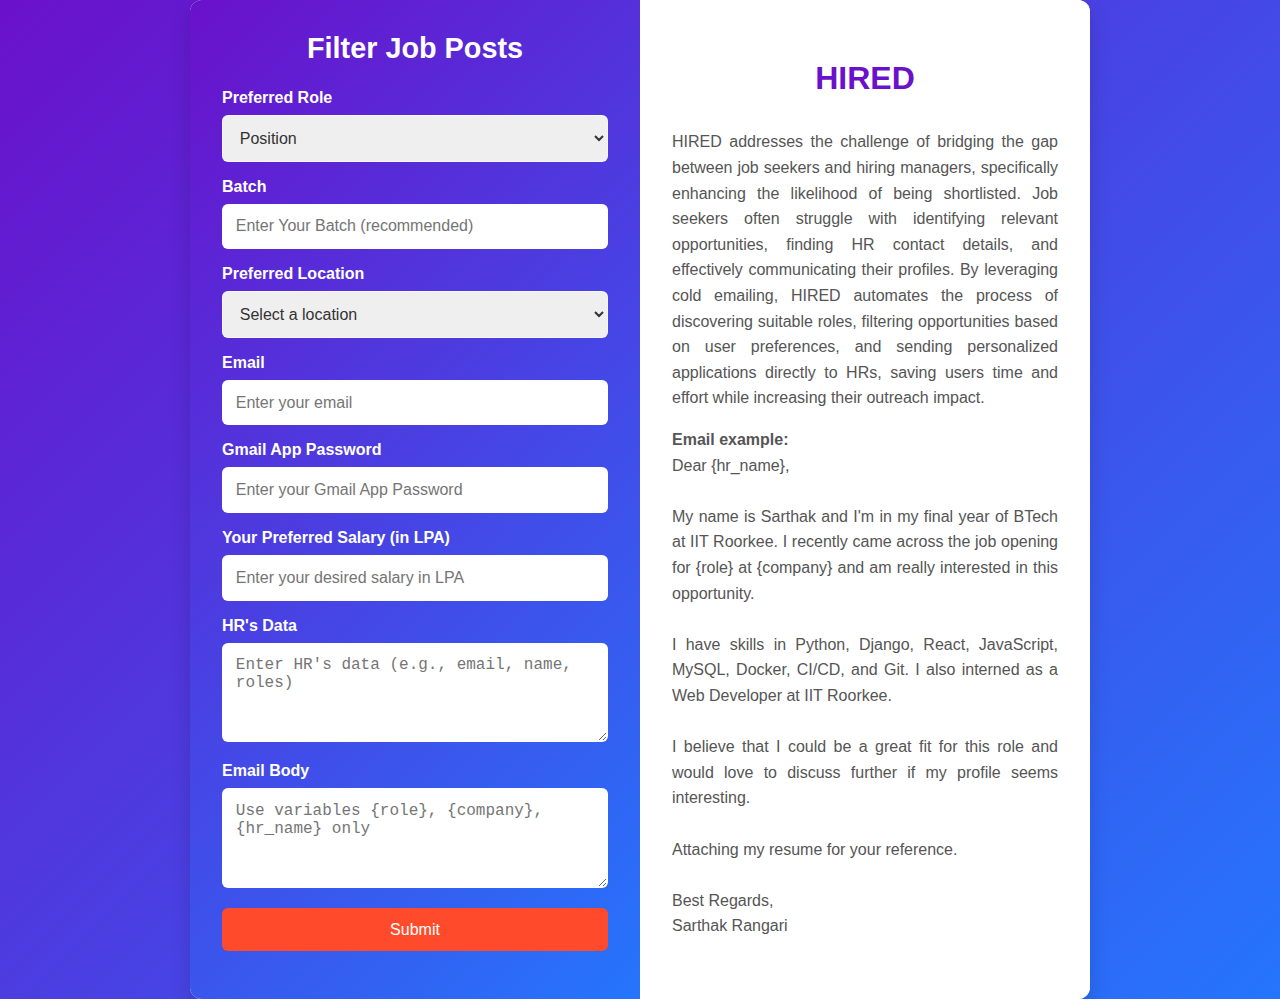
<file: index.html>
<!DOCTYPE html>
<html lang="en">

<head>
    <meta charset="UTF-8">
    <meta name="viewport" content="width=device-width, initial-scale=1.0">
    <title>Filter Job Posts</title>
    <link rel="stylesheet" href="style.css">
</head>

<body>
    <div class="container">
        <!-- Left section: Form -->
        <div class="form-section">
            <h2>Filter Job Posts</h2>
            <form id="jobForm">

                <div class="form-group">
                    <label for="role">Preferred Role</label>
                    <select id="role" name="role" required>
                        <option value="">Position</option>
                        <option value="Intern">Intern</option>
                        <option value="Software Engineer">Software Engineer</option>
                        <option value="Cyber Security">Cyber Security</option>
                        <option value="Devops">Devops</option>
                        <option value="Cloud">Cloud</option>
                        <option value="Web">Web Developer</option>
                        <option value="Full Stack Developer">Full Stack Developer</option>
                        <option value="Frontend">Frontend Developer</option>
                        <option value="UI/UX">UI/UX</option>
                        <option value="Analyst">Analyst</option>
                        <option value="QA">QA</option>
                        <option value="Test">Testing</option>
                        <option value="Consultant">Consultant</option>
                        <option value="Data Engineer">Data Engineer</option>
                        <option value="Sales">Sales</option>
                        <option value="Data Science">Data Science</option>
                        <option value="System Engineer">System Engineer</option>
                        <option value="Graduate Engineer Trainee">Graduate Engineer Trainee</option>
                    </select>
                </div>
                <div class="form-group">
                    <label for="batch">Batch</label>
                    <input type="text" id="batch" name="batch" placeholder="Enter Your Batch (recommended)" />
                </div>

                <div class="form-group">
                    <label for="location">Preferred Location</label>
                    <select id="location" name="location">
                        <option value="">Select a location</option>
                        <option value="Pune, India">Pune, India</option>
                        <option value="Bangalore, India">Bangalore, India</option>
                        <option value="Hyderabad, India">Hyderabad, India</option>
                        <option value="Mumbai, India">Mumbai, India</option>
                        <option value="Delhi, India">Delhi, India</option>
                        <option value="Gurgaon, India">Gurgaon, India</option>
                        <option value="Noida, India">Noida, India</option>
                        <option value="Chennai, India">Chennai, India</option>
                        <option value="Work-from-home">Work From Home</option>

                    </select>
                </div>

                <div class="form-group">
                    <label for="email">Email</label>
                    <input type="text" id="user_email" name="user_email" placeholder="Enter your email" required />
                </div>
                <div class="form-group">
                    <label for="app_password">Gmail App Password</label>
                    <input type="password" id="app_password" name="app_password"
                        placeholder="Enter your Gmail App Password" required />
                </div>
                <div class="form-group">
                    <label for="desired_salary">Your Preferred Salary (in LPA)</label>
                    <input type="number" id="desired_salary" name="desired_salary"
                        placeholder="Enter your desired salary in LPA" />
                </div>

                <div class="form-group">
                    <label for="hr-email">HR's Data</label>
                    <textarea id="hr-email" name="HR-email" placeholder="Enter HR's data (e.g., email, name, roles)"
                        rows="4"></textarea>
                </div>
                <div class="form-group">
                    <label for="email_content">Email Body</label>
                    <textarea id="email_content" name="email_content"
                        placeholder="Use variables {role}, {company}, {hr_name} only" rows="4"></textarea>
                </div>

                <div class="form-group">
                    <button type="submit">Submit</button>
                </div>
            </form>
            <div id="loading" style="display:none;">Loading...</div>
            <div id="result"></div> <!-- To display the response from the backend -->
        </div>

        <!-- Right section: Contact Info -->
        <div class="contact-section">
            <h3>HIRED</h3>
            <p>HIRED addresses the challenge of bridging the gap between job seekers and hiring managers, specifically
                enhancing the likelihood of being shortlisted. Job seekers often struggle with identifying relevant
                opportunities, finding HR contact details, and effectively communicating their profiles. By leveraging
                cold emailing, HIRED automates the process of discovering suitable roles, filtering opportunities based
                on user preferences, and sending personalized applications directly to HRs, saving users time and effort
                while increasing their outreach impact.</p>
            <p><b> Email example: </b><br>
                Dear {hr_name}, <br><br>

                My name is Sarthak and I'm in my final year of BTech at IIT Roorkee. I recently came across the job
                opening for {role} at {company} and am really interested in this opportunity.
                <br><br>
                I have skills in Python, Django, React, JavaScript, MySQL, Docker, CI/CD, and Git. I also interned as a
                Web Developer at IIT Roorkee.
                <br><br>
                I believe that I could be a great fit for this role and would love to discuss further if my profile
                seems interesting.
                <br><br>
                Attaching my resume for your reference.
                <br><br>
                Best Regards,<br>
                Sarthak Rangari
            </p>

        </div>
    </div>
    <script>
        document.getElementById("jobForm").addEventListener("submit", async function (event) {
            event.preventDefault();  // Prevent form submission (default behavior)

            // Show loading animation
            document.getElementById("loading").style.display = "block";

            // Get form data
            const formData = new FormData(this);

            // Prepare the data to send
            const data = {
                role: formData.get("role")?.trim() || "",
                batch: formData.get("batch")?.trim() || "",
                location: formData.get("location")?.trim() || "",
                desired_salary: formData.get("desired_salary")?.trim() || "",
                user_email: formData.get("user_email")?.trim() || "",
                app_password: formData.get("app_password")?.trim() || "",
                email_content: formData.get("email_content")?.trim() || ""
            };
            console.log("Request Payload:", data);
            try {
                // Send a POST request to FastAPI backend
                const response = await fetch("http://127.0.0.1:8000/run_script/", {
                    method: "POST",
                    headers: {
                        "Content-Type": "application/json"
                    },
                    body: JSON.stringify(data)
                });

                // Check for successful status code
                if (!response.ok) {
                    throw new Error(`HTTP error! Status: ${response.status}`);
                }
                console / log(response.status)
                // Parse JSON response
                const result = await response.json();
                console.log(result)
                // Hide loading animation
                document.getElementById("loading").style.display = "none";

                // Display the result from the backend
                if (result.error) {
                    document.getElementById("result").innerText = `Error: ${result.error}`;
                } else {
                    document.getElementById("result").innerText = `Output: ${result.result}`;
                }
            } catch (error) {
                document.getElementById("loading").style.display = "none";
                document.getElementById("result").innerText = `Error: ${error.message}`;
            }
        });
    </script>
</body>

</html>
</file>
<file: style.css>
* {
    box-sizing: border-box;
    margin: 0;
    padding: 0;
}

body {
    font-family: 'Arial', sans-serif;
    background: linear-gradient(135deg, #6a11cb, #2575fc);
    /* Gradient background */
    display: flex;
    justify-content: center;
    align-items: start;
    color: #fff;
}

.container {
    display: flex;
    max-width: 900px;
    width: 100%;
    background-color: #fff;
    border-radius: 12px;
    box-shadow: 0 8px 20px rgba(0, 0, 0, 0.15);
    overflow: hidden;
    color: #333;
}

.form-section {
    width: 50%;
    padding: 2rem;
    background: linear-gradient(135deg, #6a11cb, #2575fc);
    color: #fff;
}

textarea{
    width: 100%;
    max-width: 100%;
}
.form-section h2 {
    text-align: center;
    margin-bottom: 1.5rem;
    font-size: 1.8rem;
    font-weight: bold;
}

.form-group {
    margin-bottom: 1rem;
}

.form-group label {
    display: block;
    font-weight: bold;
    margin-bottom: 0.5rem;
}

.form-group input,
.form-group select,
.form-group textarea {
    width: 100%;
    padding: 0.8rem;
    font-size: 1rem;
    border: none;
    border-radius: 6px;
    outline: none;
    color: #333;
}

.form-group input,
.form-group select,
.form-group textarea {
    border: 1px solid rgba(255, 255, 255, 0.5);

}

.form-group input:focus,
.form-group select:focus,
.form-group textarea:focus {
    border-color: #fff;
    background-color: rgba(255, 255, 255, 0.4);
}

.form-group button {
    width: 100%;
    padding: 0.8rem;
    font-size: 1rem;
    border: none;
    background-color: #ff4b2b;
    color: #fff;
    border-radius: 6px;
    cursor: pointer;
    transition: 0.3s ease;
}

.form-group button:hover {
    background-color: #ff6b4a;
}

.contact-section {
    flex: 1;
    padding: 2rem;
    background-color: #fff;
    display: flex;
    flex-direction: column;
    justify-content: center;
    align-items: center;
    
}

.contact-section h3 {
    margin-bottom: 1rem;
    font-size: 2rem;
    text-align: center;
    color: #6a11cb;
    /* Vibrant headline color */
    font-weight: bold;
}

.contact-section p {
    font-size: 1rem;
    line-height: 1.6;
    text-align: justify;
    /* Neat paragraph alignment */
    color: #555;
    /* Softer text color for readability */
    margin-top: 1rem;
}
</file>
